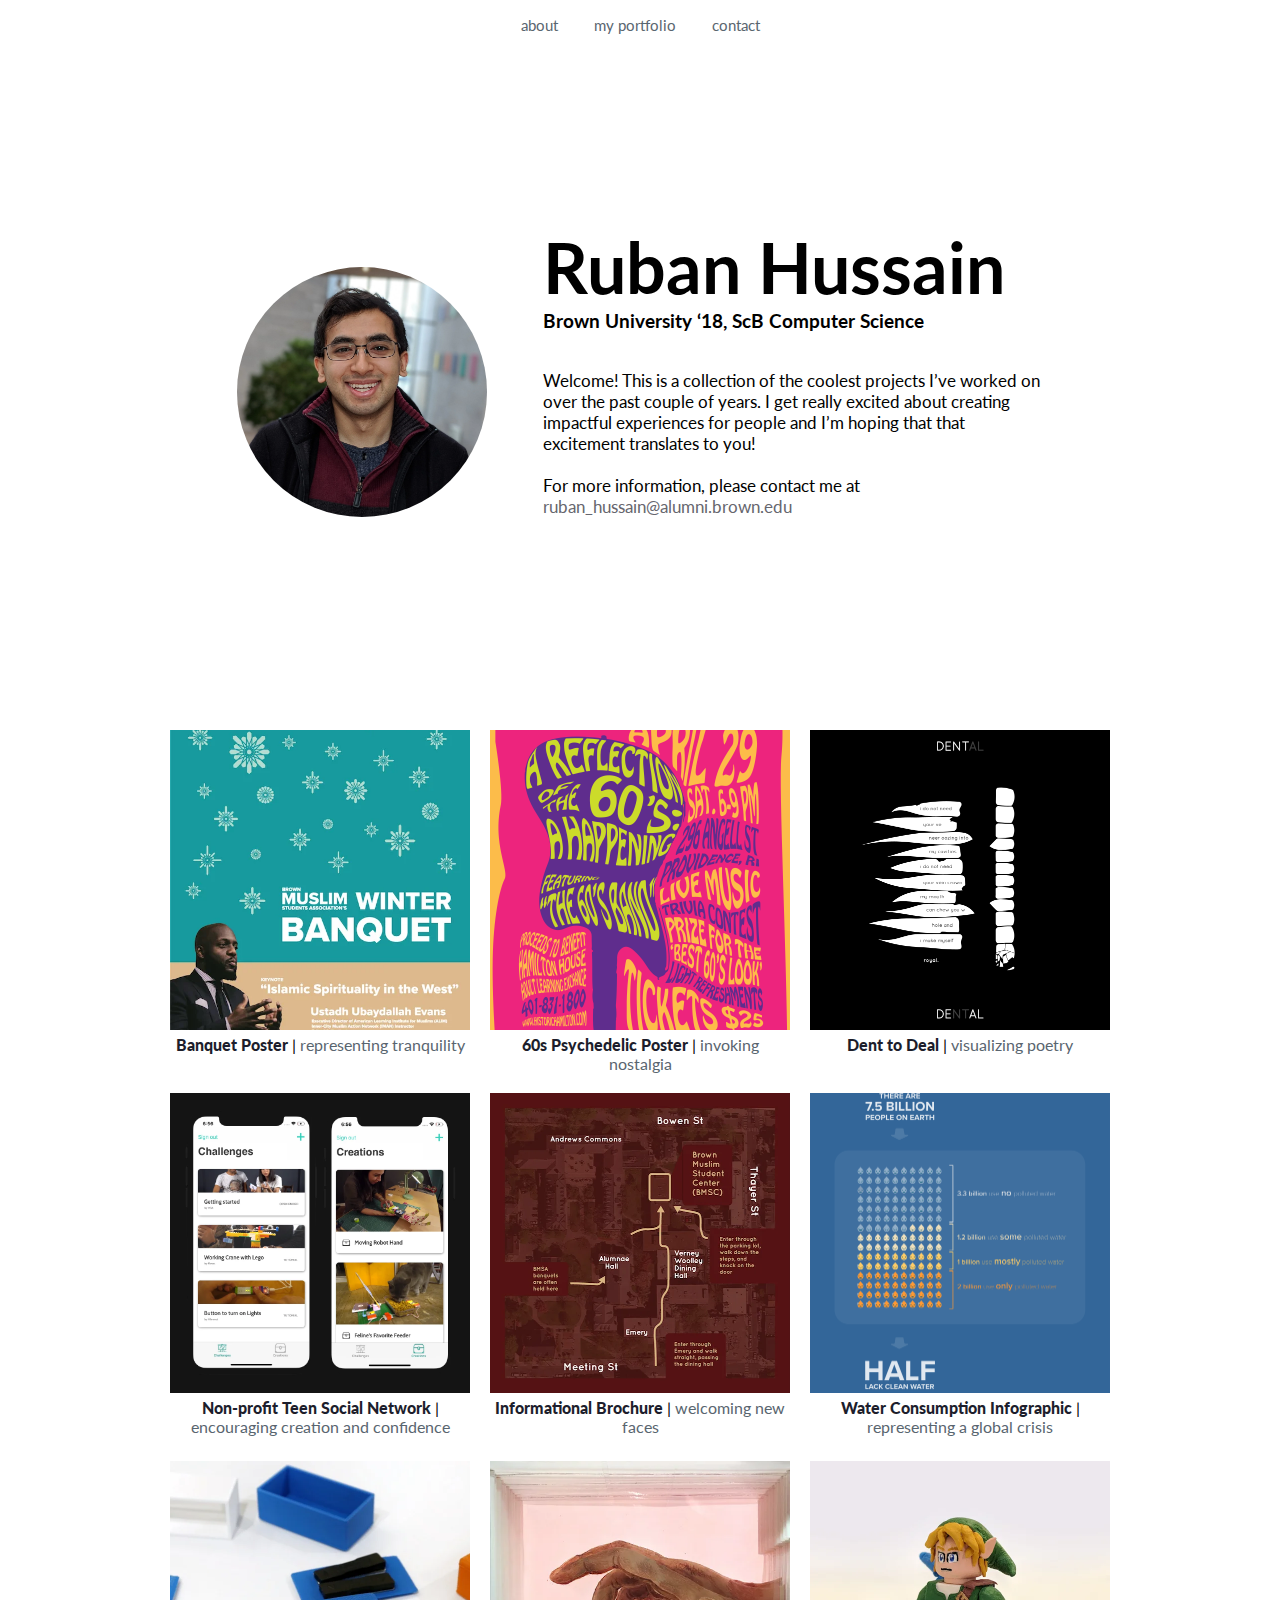
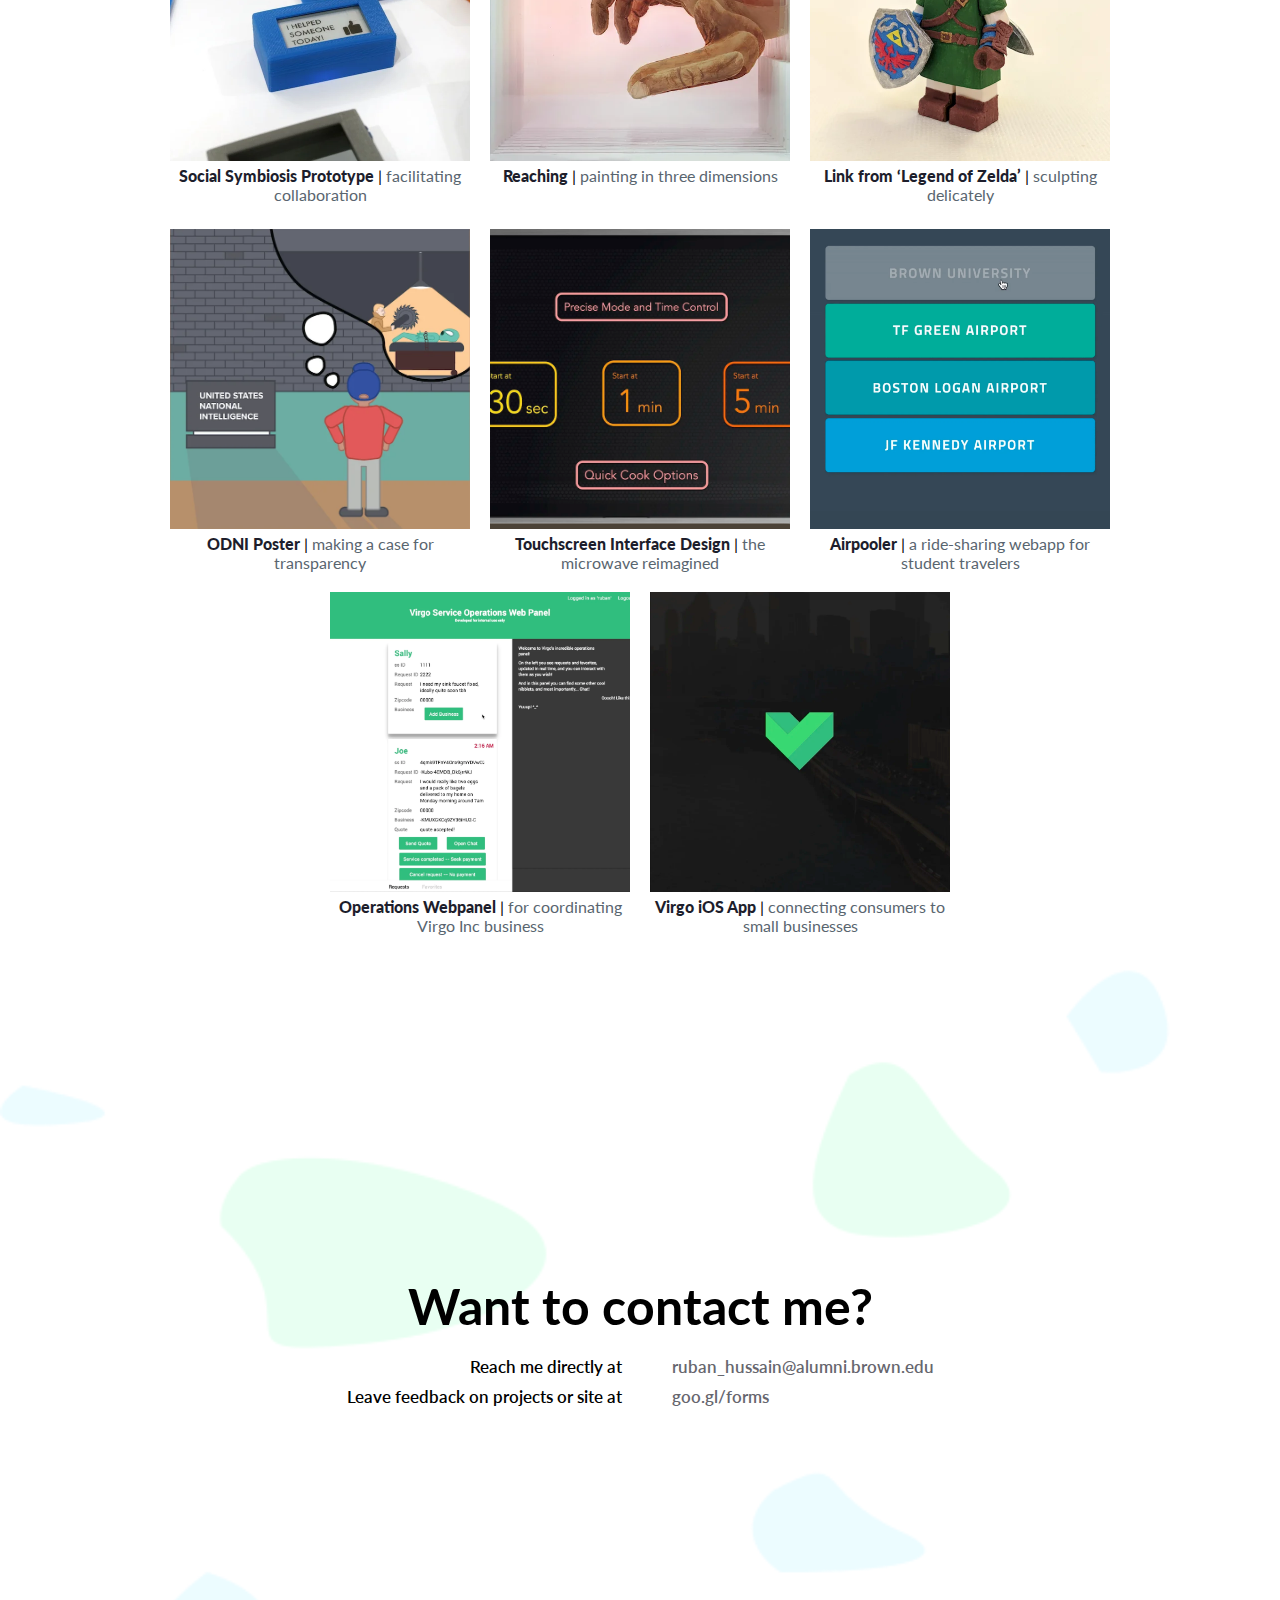
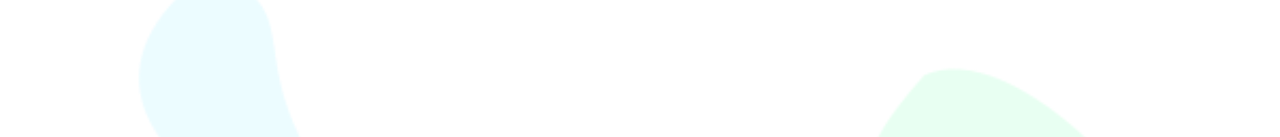
<file: index.html>
<!DOCTYPE html PUBLIC >
<html lang="en">
	<head>
		<meta http-equiv="content-type" content="text/html; charset=utf-8" />
		<meta name="viewport" content="width=device-width, initial-scale=1, maximum-scale=1, user-scalable=no">
		<title>Ruban's Personal Website</title>
		
		<link rel="stylesheet" href="jquery-ui.css">
		<script src="jquery-2.1.1.js"></script>
		<script src="jquery-ui.js"></script>

		<link href="default.css" rel="stylesheet" type="text/css" />

		<!-- <script src="https://rubest.github.io/Artblog/responsiveGallery.js"></script> -->

		<script src="responsiveGallery.js"></script>


		<!-- <link href="https://fonts.googleapis.com/css?family=Raleway" rel="stylesheet">
		<link href="https://fonts.googleapis.com/css?family=Lato|Poppins|Rubik:300" rel="stylesheet"> -->
		<link href="https://fonts.googleapis.com/css?family=Lato:300,400,700,900" rel="stylesheet">

	</head>



	<body>
		

		<div class="imageBlurb" align="left">
			<div class='title'> </div>
    		<div class='author'> </div>
    		<div class='description'> </div>
		</div>

		<div id="testSquare"> </div>

		<div class="sticker">
		<!-- In Beta! -->
			<!-- Developing this site is very much a iterative process, so please excuse any bugs for now, but feel free to submit a form! -->
		</div>

		<div class="menu" align="center">
			<a href="#about">about</a>
			&nbsp
			&nbsp
			<!-- || -->
			&nbsp
			&nbsp
			<a href="#visual">my portfolio</a>
			&nbsp
			&nbsp
			<!-- || -->
			&nbsp
			&nbsp
			<a href="#join">contact</a>
		</div>


		<div id="aboutV2">

			<div id="introV2Container">

				<div id="profileV2">
					<img src="images/profileV7.webp">
				</div>

				<div id="introV2" align="left">
					<h1>Ruban Hussain</h1>
					<h2>Brown University ‘18, ScB Computer Science</h3>
					<br><br>
					<h2 id="introBlurb">Welcome! This is a collection of the coolest projects I’ve worked on over the past couple of years. I get really excited about creating impactful experiences for people and I’m hoping that that excitement translates to you!
					<br><br>For more information, please contact me at <a href="mailto:ruban_hussain@alumni.brown.edu?" target="_top">ruban_hussain@alumni.brown.edu</a></h2>
				</div>

			</div>

		</div>





<!-- 		<div id="about">
			
			<div id="intro" align="right">
				<h1>Ruban Hussain</h1>
				<h3>Brown University ‘18, ScB Computer Science</h3>
				<br><br>
				<h2>This is a collection of the coolest projects I’ve worked on over the past couple of years. I get really excited about creating impactful experiences for people and I’m hoping that that excitement translates to you!
				<br><br>For more information, please contact me at <a href="mailto:ruban_hussain@alumni.brown.edu?" target="_top">ruban_hussain@alumni.brown.edu</a></h2>
			</div>

		</div> -->

		
		<div id="visual" class="reduced" align="center">
		<!-- <br><br><br> -->
			<!-- <h1 align="center">My Portfolio</h1> -->
			

			<!-- <br><br> -->




		</div>


		<div id="join" align="center">
			<h1>Want to contact me?</h1>
			<!-- <h4>Reach me at my email, <a href="mailto:ruban_hussain@alumni.brown.edu?" target="_top">ruban_hussain@alumni.brown.edu</a></h4>
			<h4>Leave feedback on the site and projects in this <a href="https://goo.gl/forms/zUokBraqW8sJjgfQ2" target="_top">form</a></h4> -->



			<div class="grid-container">
				<div class="col1 row1">Reach me directly at</div>
				<div class="col2 row1"><a href="mailto:ruban_hussain@alumni.brown.edu?" target="_top">ruban_hussain@alumni.brown.edu</a></div>
				<div class="col1 row2">Leave feedback on projects or site at</div>
				<div class="col2 row2"><a href="https://goo.gl/forms/zUokBraqW8sJjgfQ2" target="_top">goo.gl/forms</a></div>
			</div>



		</div>


<!-- 		<div class="credits" align="center">
			<h5>This site is an ongoing project (from scratch!) by Ruban Hussain! <br> <a href="https://goo.gl/forms/zUokBraqW8sJjgfQ2">I'm always looking for thoughts and feedback, so if you would like to contribute any ideas, please click here :)</a>
				<h5>
		</div> -->

			<!-- If you would able to share your thoughts or bug discoveries, you can easily do so here. -->

			<!-- Site being iteratively created (from scratch!) by Ruban Hussain! Sorry for any inconvenient bugs -->


        <!-- EXPERIMENTAL: Seeing if I can prefetch images to reduce load times
             Note: prerender is not a standard attribute but yet is supported by Chrome & IE11+
             Doesnt seem to be working as-is right now tho :/ -->
		<!-- <link rel="prefetch prerender" href="images/bmsaBrochureV2HighRes.webp">  -->

	</body>
</html>
</file>
<file: default.css>
/*
Values That Might have to be Changed
background color: white
inactive link: #66666e
dark: #0a0908
gold: #ffead0


Dark Blue: #1d1e2c;
Light Gray: #59656f;
purple: #3b1f2b;

*/

 
/*#testSquare {
  background-color: blue;
  opacity: 0.4;
  position: absolute;
  top: 714;
  
  left: 207;
  
  z-index: 100;
}*/

/*top: 714px;
  left: 641px;
  right: 107.141px;
  bottom: 413.844px;*/


html, body {
  height: 100%;
  margin: 0;
  padding: 0em;
  /*font-family: 'Raleway', sans-serif;*/
  font-family: 'Lato', sans-serif;

/* CRAZY TEST */  
-webkit-transition: background-color 1000ms linear;
    -ms-transition: background-color 1000ms linear;
    transition: background-color 1000ms linear;

  /*font-family: 'Roboto', sans-serif;*/
}



/* Can use this to make the minimap that I wanted!!!*/
/* What this does is set the scrollbar to none, 
and then manually creates something to look 
like a scrollbar that will be always visisble!*/
/*body::-webkit-scrollbar {
    -webkit-appearance: none;
}

body::-webkit-scrollbar:vertical {
    width: 200px;
}

body::-webkit-scrollbar:horizontal {
    height: 11px;
}

body::-webkit-scrollbar-thumb {
    border-radius: 8px;
    border: 2px solid white;*/ /* should match background, can't be transparent */
    /*background-color: #59656f;
}*/




#introV2Container {
  margin-top: 10%;
  margin-right: 10%;
  margin-bottom: 200px;
  margin-left: 10%;
  width: 80%;
  text-align: -webkit-center;
  margin-bottom: 200px;
}



#profileV2 {
  width: 250px;
  overflow: hidden;
  display: inline-block;
  height: 250px;
  border-radius: 50%;
  margin-top: 30px;
}

#profileV2 img {
  width: 100%;
  height: 100%;
}

#introV2 {
  width: 500px;
  max-width: 80%;
  display: inline-block;
  /* padding: 30px; */
  padding-left: 5%;
  /* margin-bottom: 70px; */
  padding-top: 50px;
  overflow: hidden;
}

#introV2 h1 {
  font-size: 70px;
}

#introV2 h2 {
  font-size: 19px;
}

#introV2 #introBlurb {
  font-size: 17px;
  font-weight: 400;
}












/* BETA STICKER */
.sticker {
  position: absolute;
  z-index: 21;
  bottom: 1.2%;
  right: 20px;
  font-size: 2vh;
}



/* MENU BAR */
.menu {
  /*position: fixed;*/
  top: 0px;
  left: 0px;
  right: 0px;
  background-color: white;
/*  padding-top: 2%;
  padding-bottom: 1%;*/
  z-index: 20;

  padding-top: 1.2%;
  padding-bottom: 1%;
  /*border-bottom: 1px solid #eee*/

  /*opacity: .9;*/
}

.menu a {
  transition: .3s;
  /*font-size: 2vh;*/
  font-size: 1.7vh;
}

.menu a:link, .menu a:visited {
  text-decoration: none;
  color: #59656f;
}

.menu a:hover {
  text-decoration: none;
  color: #5CC8FF;
}

.menu a:active {
  text-decoration: none;
  color: #5CC8FF;
}


/* ABOUT PANEL */
#about {
  display: flex;
  flex-direction: column;
  justify-content: center; /* vertically aligns items */
  align-items: center; /* horizontally aligns items */

/*NEED TO MAKE CROSS COMPATIBLE
  display: -webkit-box;
  display: -webkit-flex;
  display: -moz-box;
  display: -ms-flexbox;
  display: flex;
  -webkit-flex-align: center;
  -ms-flex-align: center;
  -webkit-align-items: center;
  align-items: center;
*/


  
  height: 89%;

  /*position: relative;*/
  overflow: hidden;

  background-image: url("images/profile6.jpeg");
  /*background-repeat: no-repeat;*/
  /*background-position: center;*/
  background-size: cover;

  background-attachment: fixed; /*Makes image not move while scrolling*/
}

#vid {
  width: 80%;
}


#intro {
  position: absolute;
  bottom: 15%;
  right: 10%;
  max-width: 40%;

  /*Needed for small screens, to prevent text from causing page to spill over. Might want to refine later though*/
  overflow:hidden;
}


#visual.expanded {
  padding-left: 0px;
  padding-right: 0px;
}

#visual.reduced {
  padding-left: 100px;
  padding-right: 100px;
}

/*@media screen and (max-height: 900px) and (max-width: 500px) {
    #intro {
      bottom: 8%;
    }
}*/


@media only screen and (max-height: 900px) and (max-width: 500px) {

    #intro {
      bottom: 8%;
    }
}


@media only screen and (max-width: 1200px) {

    .imagePanel.expanded .partOfLongDescription {
      width: 60%;
    }
}


@media only screen and (max-width: 500px) {
    
    #visual.reduced {
      padding-left: 0px;
      padding-right: 0px;
    }

/*    .imagePanel.expanded .text.extratext {
      width: 60%;
    }*/
}

/*@media screen (min-width: 500px) {
    
}*/



#about h1 {
  z-index: 1;
  color: white;
  text-align:left;

  font-size: 7vh;
}

#about h3 {
  color: white;
  text-align:left;

  font-size: 2vh;
}

#about h2 {
  color: white;
  /*width: 60%;*/
  text-align:left;
  z-index: 1;

  font-size: 2.5vh;
}

#about a {
  transition: .3s;
  color: white;
  font-size: 2.5vh;
  text-decoration:none;
}

#about a:hover, #about a:active {
  color: #5CC8FF;
}

/*#about img {
  position: absolute;
  z-index: 0;
  opacity: 0.3;
  left: 0px;
  right: 0px;
}*/

/* VISUAL */
#visual {

/*  background-color: #E83F6F;
*/
  /*should allow centering properly but needs tuning*/
  /*background-color: white;
  display: flex;
  flex-direction: column;
  align-items: center;*/ /* horizontally aligns items */


/* CRAZY TEST */  
-webkit-transition: padding-left 600ms linear;
    -ms-transition: padding-left 600ms linear;
    transition: padding-left 600ms linear;
-webkit-transition: padding-right 600ms linear;
    -ms-transition: padding-right 600ms linear;
    transition: padding-right 600ms linear;


}

/*Also needed for centering but needs tuning*/
/*#insideVisual {
  width: 80%;
}*/

.imagePanel {
  display: inline-block;
  /*position: relative;*/
  margin: 10px;

  vertical-align: top;



/* CRAZY TEST */  
-webkit-transition: width 500ms linear;
    -ms-transition: width 500ms linear;
    transition: width 500ms linear;

    -webkit-transition: padding 500ms linear;
    -ms-transition: padding 500ms linear;
    transition: padding 500ms linear;

}


.imagePanel.expanded {
  padding-top: 80px;
  padding-bottom: 80px;
  margin: 0px;
  margin-top: 40px;
  margin-bottom: 40px;
  position: relative;
}



.imagePanel.reduced:hover {
  cursor: pointer;
}


/*.imagePanel.expanded {
  width: 100%;
}*/



.imagePanel .text {
  padding-top: 5px;
  width: 300px;
  /*padding:50px;*/
  /*display: inline-block;*/


  /* CRAZY TEST */  
/*-webkit-transition: background-color 500ms linear;
    -ms-transition: background-color 500ms linear;
    transition: background-color 500ms linear;*/

}


.imagePanel.reduced .text {
  background-color: white;
}

.imagePanel.expanded .text {
  padding: 50px;
  padding-bottom: 0px;
}

.imagePanel.expanded .text.extratext {
  padding-top: 0px;
  width: 60%;
}


.imagePanel.reduced .title { 
  color: #1d1e2c;
  font-weight: 900;
  display: inline;
}

.imagePanel.expanded .title { 
  color: white;
  font-weight: 900;
  display: block;
  opacity: 0.8;
  font-size: 30px;
  text-align: left;
}

.imagePanel.reduced .divider {
  display: inline;
}
.imagePanel.expanded .divider {
  display: none;
}

.imagePanel.reduced .author {
  color: #59656f;
  display: inline;
}

.imagePanel.expanded .author {
  color: white;
  display: block;
  font-size: 15px;
  text-align: center;
  opacity: 0.8;
  text-align: left;
}

.imagePanel.reduced .description {
  color: #59656f;
  display: none;
}

.imagePanel.expanded .description, .imagePanel a {
  color: white;
  text-align: left;
  font-weight: 400;
  
  color: #EEE; /* Fallback for older browsers */
  color: rgba(255, 255, 255, 0.7);
}

.imagePanel a:hover {
  color: #FFFFFF;

  -webkit-transition: all 0.8s cubic-bezier(0.165, 0.84, 0.44, 1);
  transition:         all 0.8s cubic-bezier(0.165, 0.84, 0.44, 1);
}




.imagePanel .description .descriptionHeading {
  opacity: 0.5;
  font-weight: 900;
  font-size: 12;
}

.imagePanel .hiddenInfo {
  display: none;
}



//test
.imagePanel.reduced .imageContainer {
  /*opacity: 0.4;*/
}

.imagePanel.expanded .imageContainer {
  /*opacity: 1;*/
}


.imageContainer {
  width: 300px;
  height: 300px;
  overflow: hidden;
  /*transition: 1.4s;*/
  position: relative;

  -webkit-transition: all 1.4s cubic-bezier(0.165, 0.84, 0.44, 1);
  transition:         all 1.4s cubic-bezier(0.165, 0.84, 0.44, 1);

  /*display: inline-block;
  vertical-align: top;*/
}


/*.imagePanel.reduced .imageContainer {
  opacity: 0.8;
}

.imagePanel.expanded .imageContainer {
  opacity: 1;
}*/



/*.imagePanel.reduced .imageContainer:hover {
    outline: 4px solid red;
  outline-offset: 0px;
}*/


.imageContainer img {
  /*width: 100%;
  height: auto;*/
  /*transition: 1.4s;*/

  -webkit-transition: all 1.4s cubic-bezier(0.165, 0.84, 0.44, 1);
  transition:         all 1.4s cubic-bezier(0.165, 0.84, 0.44, 1);


  position: absolute;
  top: -9999px;
  bottom: -9999px;
  left: -9999px;
  right: -9999px;
  margin: auto;

  z-index: 0;
}

.close {
  position: absolute;
  top: 10px;
  right: 10px;
  color: white;
  /*color: rgba(255, 255, 255, 0.8);*/
  /*color: #93867F;*/
  font-size: 2.4em;

  /*opacity:.5;*/
  opacity:.3;

  background-color: Transparent;
  border: none;
  cursor:pointer;
  display: none;

  z-index: 10;

  /*transition: 1.4s;*/
/*  background-repeat:no-repeat;
  border: none;
  cursor:pointer; */
}

.close:hover {
  opacity:1;
}

.close:focus {
  outline:none;
  opacity:1;
}

/*div.imagePanel:hover .imageContainer {
  opacity: 0.5;
  background-color: #ffead0;
  width: 120%;
}*/

/*div.imagePanel:hover .imageContainer img {
  width: 105%;
}*/




/*.imagePanel {
  position: relative;
}

.imagePanel .ring {





    z-index: 5;
    width: 300;
    height: 300;
    position: absolute;
    border-style: solid;
    border-width: 0;
    background-color: transparent;



      -webkit-transition: all 1.4s cubic-bezier(0.165, 0.84, 0.44, 1);
  transition:         all 1.4s cubic-bezier(0.165, 0.84, 0.44, 1);
}


.imagePanel.reduced:hover .ring {
    
    top:-18px;
    left:-18px;

    width: 282;
    height: 282;
    border-width: 18;
}
*/




/*
.image {
  width: 400px;
  height: 400px;
  background-image: url('images/spider.jpg');
  background-repeat: no-repeat;
  background-size: contain;
  border: 1px solid red;
}*/


#join {
  display: flex;
  flex-direction: column;
  justify-content: center; /* vertically aligns items */
  align-items: center; /* horizontally aligns items */

/*NEED TO MAKE CROSS COMPATIBLE
  display: -webkit-box;
  display: -webkit-flex;
  display: -moz-box;
  display: -ms-flexbox;
  display: flex;
  -webkit-flex-align: center;
  -ms-flex-align: center;
  -webkit-align-items: center;
  align-items: center;
*/

  background-image: url("images/testBackgroundV2.webp");
/*  overflow: hidden;
  background-repeat: no-repeat;
  background-position: center;*/
  background-size: cover;

  /*background-color: white;*/
  height: 88%;
}

#join h1 {
  font-size: 50px;
}


#join h4 {
  color: #66666e;
  width: 60%;
}

#join a, #introBlurb a {
  color: #66666e;
  text-decoration:none;
  transition: .3s;
}

#join a:hover, #join a:active, #introBlurb a:hover, #introBlurb a:active {
  color: #5CC8FF;
}




.credits {
  bottom: 0px;
  left: 0px;
  right: 0px;
  background-color: #0a0908;
  padding-top: 2%;
  padding-bottom: 3%;
  color: white;
}

.credits a{
  color: #5CC8FF;
  text-decoration:none;
}

.credits a:hover, .credits a:active {
  color: #66666e;
}




h1, h2, h3, h4, h5, h6 {
	margin: 0em;
	padding: 0em;
  /*font-family: 'Roboto-light', sans-serif;*/
}

p, ol, ul {
	/*font-size: .8em;*/
}

ul {
	list-style-type: disc;
  margin: 0em;
/*	margin: 0em;
	padding-left: 30%;
	list-style: none;
	text-align: left;*/
}
dl {
  margin:0px;
}

dt {
  display: list-item;
  list-style-type: disc;
  margin-left: 20px;
  /*margin-top: 10px;*/
}



.header {
	/*margin: 0em 0em 1em 0em; 
	padding: 6em 1em;*/
  /*margin: 0em 0em .3em 0em;*/
  transition: 1.4s;
  padding: 10%;
  padding-top: 15%;
  padding-bottom: 15%;
}

.header h1 {
	margin: 0em;
	padding: 0em;
	color: #FFFFFF;
  transition: 1.4s;
  font-size: 2em;
}

.header h2 {
	margin: 0em;
	padding: 0em;
	font-size: 1em;
	color: #FFFFFF;
  transition: 1.4s;
}

.header a {
  font-size: 1em;
  color: #FFFFFF;
}

/*a:link {
    text-decoration: none;
}

a:visited {
    text-decoration: none;
}

a:hover {
    text-decoration: underline;
}

a:active {
    text-decoration: underline;
}*/

#start {
  position: fixed;
  top: 5px;
  left: 5px;
  right: 5px;
  background-color: #551414;
  padding-top: 1%;
  padding-bottom: 1%;
}

#hellooo {
  background-color: #650D1B;
  padding-top: 30%;
  padding-bottom: 30%;
}

#my {
  background-color: #823200;
  padding-top: 30%;
  padding-bottom: 30%;
}

#bub {
  background-color: #9B3D12;
  padding-top: 30%;
  padding-bottom: 30%;
}







.grid-container {
  margin-top: 20px;
  display: grid;
  grid-column-gap: 50px;
  grid-row-gap: 9px;
  font-weight: 600;
  font-size: 17px;
}

.row1 {
  grid-row-start: 1;
  grid-row-end: 2;
}

.row2 {
  grid-row-start: 2;
  grid-row-end: 3;
}

.col1 {
  grid-column-start: 1;
  grid-column-end: 2;
  text-align: right;
}

.col2 {
  grid-column-start: 2;
  grid-column-end: 3;
  text-align: left;
}






/* Makes text unhighlightable */
.unselectable {
    -webkit-touch-callout: none;
    -webkit-user-select: none;
    -khtml-user-select: none;
    -moz-user-select: none;
    -ms-user-select: none;
    user-select: none;
}











.stop-scrolling {
  height: 100%;
  overflow: hidden;
}
</file>
